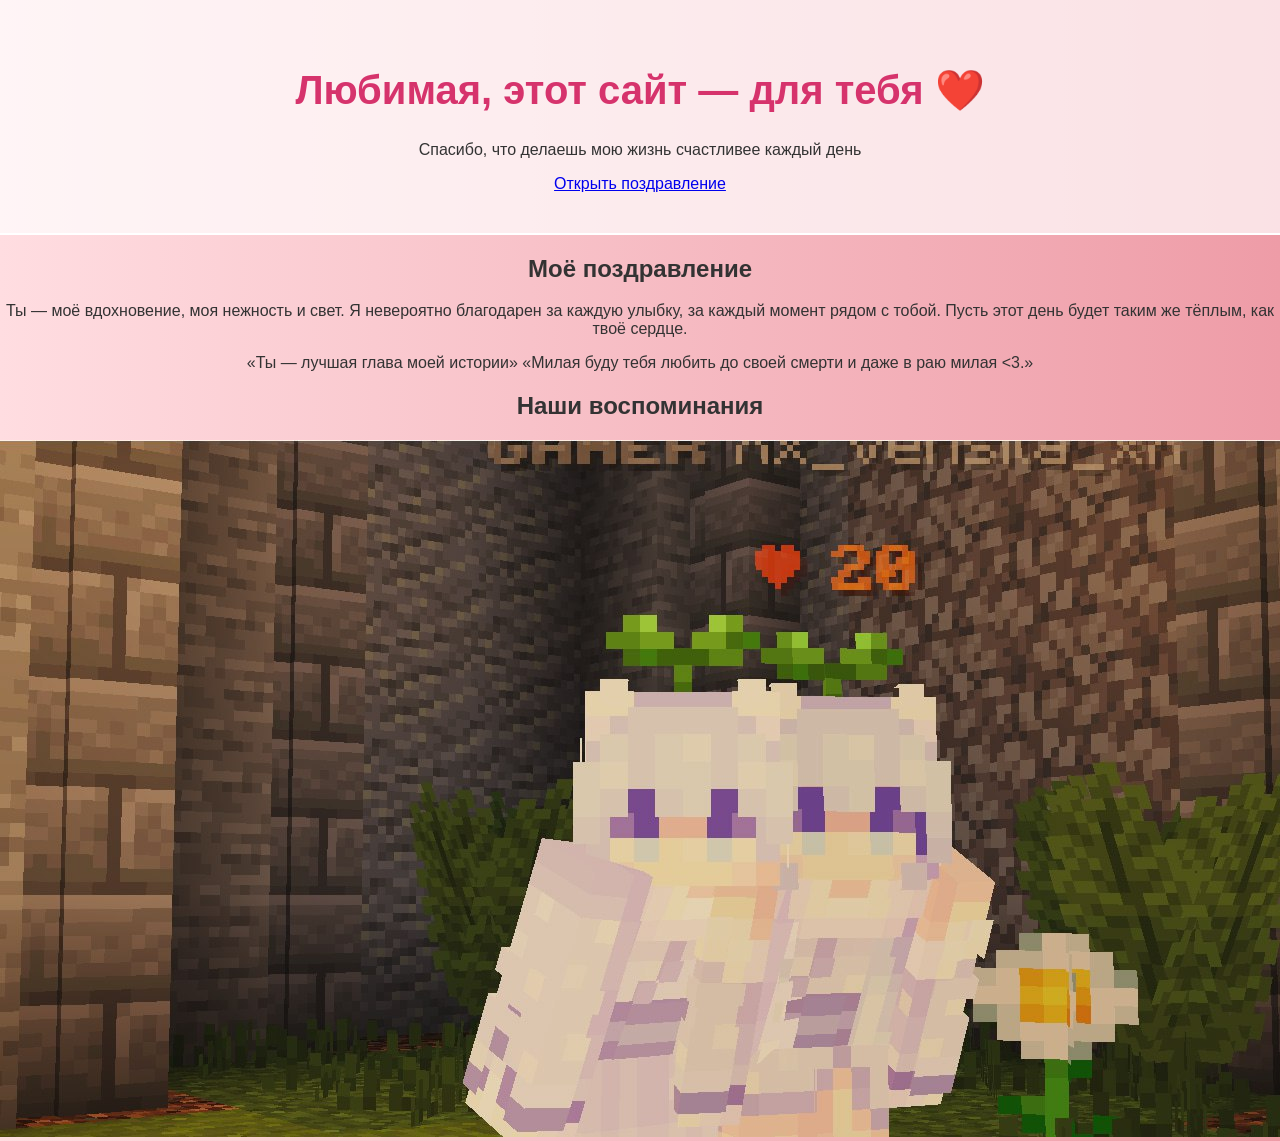
<file: index.html>
<!DOCTYPE html>
<html lang="ru">
<head>
  <meta charset="UTF-8">
  <meta name="viewport" content="width=device-width, initial-scale=1">
  <title>Для моей любимой</title>

  <!-- Описание и фавикон (по желанию) -->
  <meta name="description" content="Сайт-поздравление для самой прекрасной девушки">
  <link rel="icon" href="favicon.ico">

  <!-- Подключим стили (создадим позже) -->
  <link rel="stylesheet" href="style.css">
</head>
<body>
  <!-- Фоновый слой для красоты -->
  <div id="background"></div>

  <!-- Шапка -->
  <header class="hero">
    <h1>Любимая, этот сайт — для тебя ❤️</h1>
    <p class="subtitle">Спасибо, что делаешь мою жизнь счастливее каждый день</p>
    <a href="#congrats" class="cta">Открыть поздравление</a>
  </header>

  <!-- Поздравление -->
  <section id="congrats" class="section">
    <h2>Моё поздравление</h2>
    <p>
      Ты — моё вдохновение, моя нежность и свет. Я невероятно благодарен за каждую улыбку,
      за каждый момент рядом с тобой. Пусть этот день будет таким же тёплым, как твоё сердце.
    </p>
    <blockquote>
      «Ты — лучшая глава моей истории»
       «Милая буду тебя любить до своей смерти и даже в раю милая <3.»
    </blockquote>
  </section>

  <section id="memories" class="section">
  <h2>Наши воспоминания</h2>
  <div class="gallery">
    <img src="photo.png" alt="Мы вместе на мт в парных скинах милая моя Мирочка">

  </div>
</section>
</file>
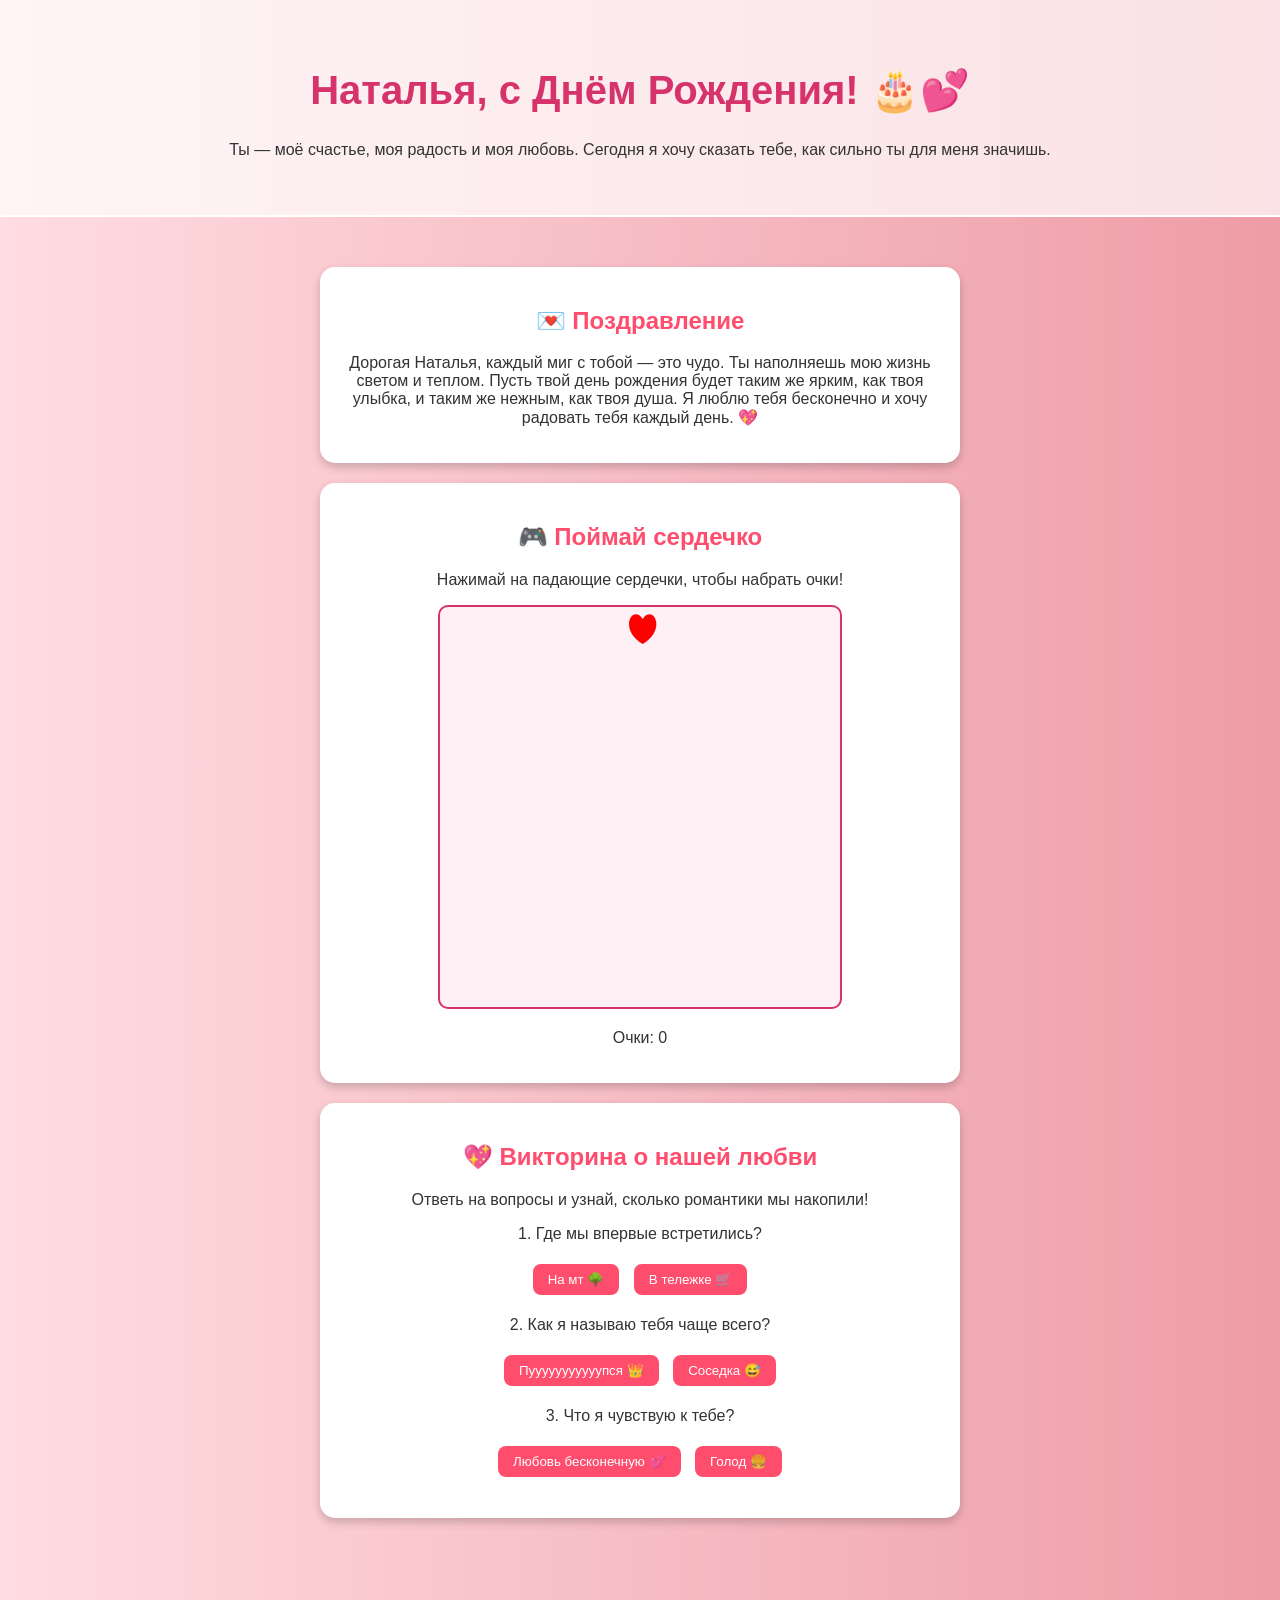
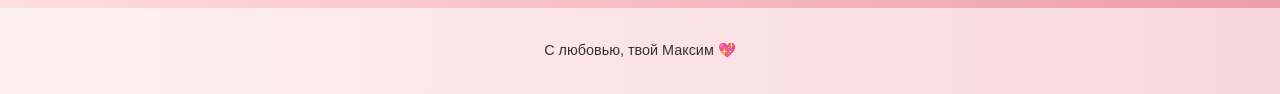
<file: html.html>
<!DOCTYPE html>
<html lang="ru">
<head>
  <meta charset="UTF-8">
  <title>С Днём Рождения, Наталья! 💖</title>
  <link rel="stylesheet" href="style.css">
</head>
<body>
  <header>
    <h1>Наталья, с Днём Рождения! 🎂💕</h1>
    <p>Ты — моё счастье, моя радость и моя любовь. Сегодня я хочу сказать тебе, как сильно ты для меня значишь.</p>
  </header>

  <div class="content">
    <div class="card">
      <h2>💌 Поздравление</h2>
      <p>
        Дорогая Наталья, каждый миг с тобой — это чудо.
        Ты наполняешь мою жизнь светом и теплом.
        Пусть твой день рождения будет таким же ярким, как твоя улыбка,
        и таким же нежным, как твоя душа.
        Я люблю тебя бесконечно и хочу радовать тебя каждый день. 💖
      </p>
    </div>

    <div class="card">
      <h2>🎮 Поймай сердечко</h2>
      <p>Нажимай на падающие сердечки, чтобы набрать очки!</p>
      <canvas id="gameCanvas" width="400" height="400"></canvas>
      <p id="score">Очки: 0</p>
    </div>

    <div class="card">
      <h2>💖 Викторина о нашей любви</h2>
      <p>Ответь на вопросы и узнай, сколько романтики мы накопили!</p>

      <div id="quiz">
        <p>1. Где мы впервые встретились?</p>
        <button onclick="checkAnswer(1, 'правильно')">На мт 🌳</button>
        <button onclick="checkAnswer(1, 'неправильно')">В тележке 🛒</button>

        <p>2. Как я называю тебя чаще всего?</p>
        <button onclick="checkAnswer(2, 'правильно')">Пууууууууууупся 👑</button>
        <button onclick="checkAnswer(2, 'неправильно')">Соседка 😅</button>

        <p>3. Что я чувствую к тебе?</p>
        <button onclick="checkAnswer(3, 'правильно')">Любовь бесконечную 💕</button>
        <button onclick="checkAnswer(3, 'неправильно')">Голод 🍔</button>
      </div>

      <p id="quizResult"></p>
    </div>
  </div>

  <footer>
    <p>С любовью, твой Максим 💖</p>
  </footer>

  <script src="game.js"></script>
</body>
</html>
</file>
<file: style.css>
body {
  margin: 0;
  font-family: 'Segoe UI', sans-serif;
  background: linear-gradient(to right, #ffdde1, #ee9ca7);
  color: #333;
  text-align: center;
}

header {
  padding: 40px;
  background: rgba(255, 255, 255, 0.7);
  border-bottom: 2px solid #fff;
}

header h1 {
  font-size: 2.5em;
  color: #d6336c;
}

.content {
  padding: 30px;
}

.card {
  background: white;
  border-radius: 15px;
  padding: 20px;
  margin: 20px auto;
  max-width: 600px;
  box-shadow: 0 4px 10px rgba(0,0,0,0.2);
}

.card h2 {
  color: #ff4d6d;
}

canvas {
  background: #fff0f5;
  border: 2px solid #d6336c;
  border-radius: 10px;
}

#quiz button {
  background: #ff4d6d;
  color: white;
  border: none;
  padding: 8px 15px;
  margin: 5px;
  border-radius: 8px;
  cursor: pointer;
  transition: 0.3s;
}

#quiz button:hover {
  background: #d6336c;
  transform: scale(1.05);
}

#quizResult {
  margin-top: 15px;
  font-weight: bold;
  color: #d6336c;
}

footer {
  margin-top: 40px;
  padding: 20px;
  background: rgba(255, 255, 255, 0.6);
  font-size: 0.9em;
}
</file>
